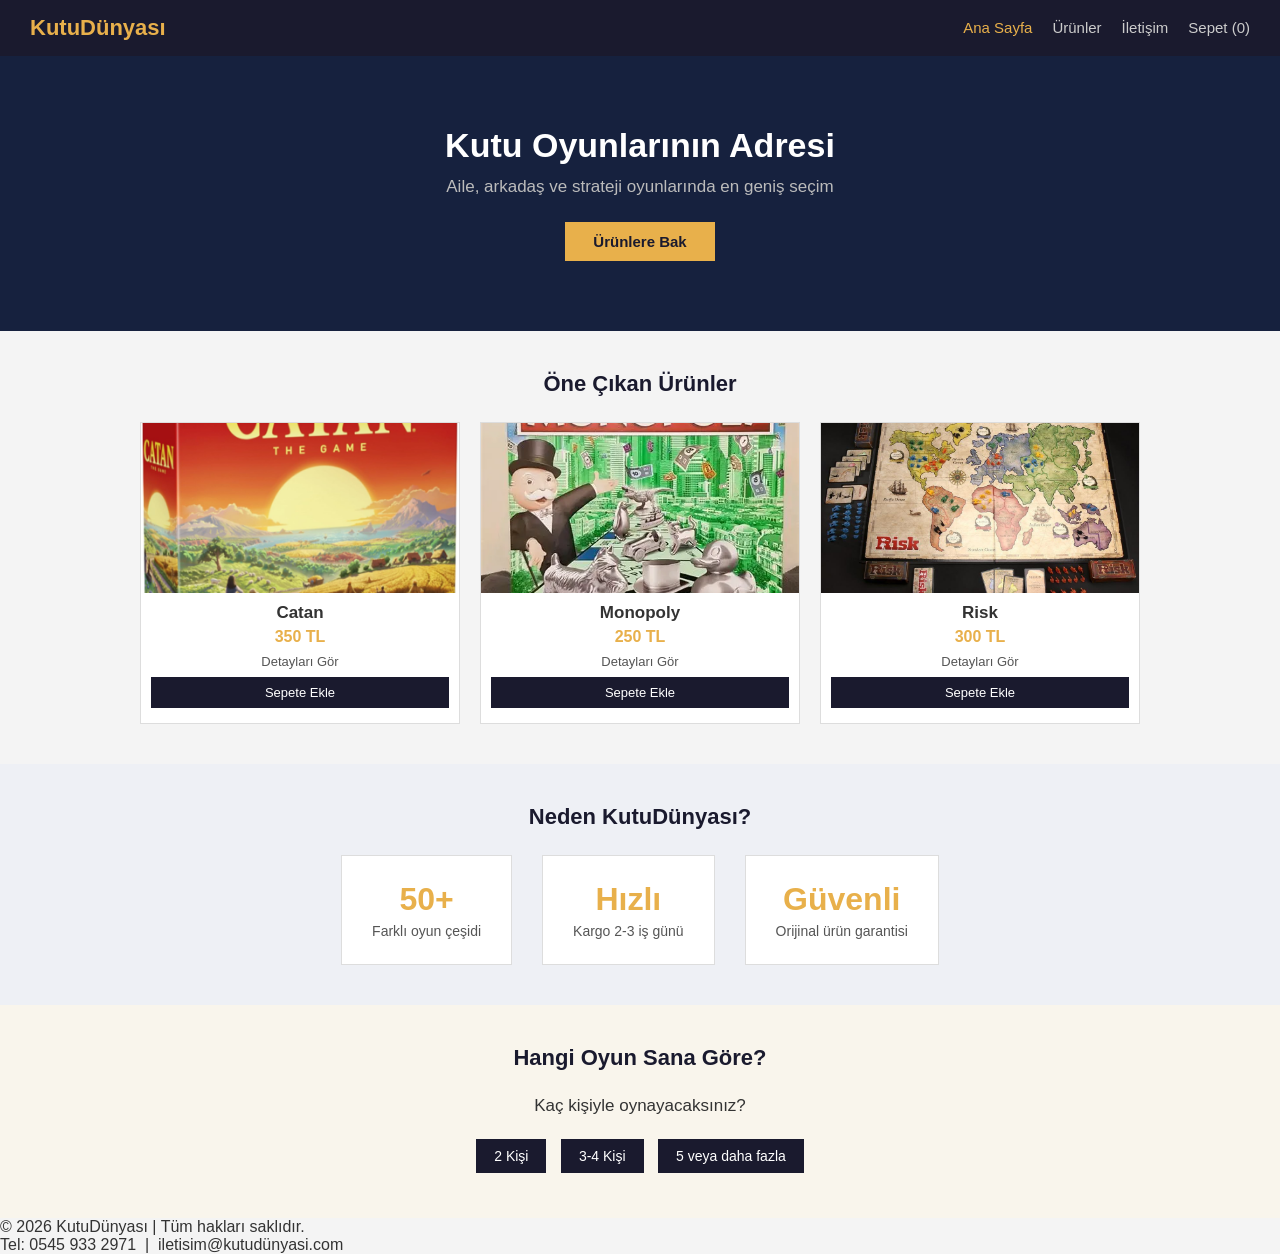
<file: index.html>
<!DOCTYPE html>
<html lang="tr">
<head>
    <meta charset="UTF-8">
    <meta name="viewport" content="width=device-width, initial-scale=1.0">
    <title>KutuDünyası - Kutu Oyunları</title>
    <link rel="stylesheet" href="styles/style.css">
</head>
<body>

    <nav class="navbar">
        <a href="index.html" class="nav-logo">KutuDünyası</a>
        <ul class="nav-links">
            <li><a href="index.html" class="aktif">Ana Sayfa</a></li>
            <li><a href="pages/urunler.html">Ürünler</a></li>
            <li><a href="pages/iletisim.html">İletişim</a></li>
            <li><a href="pages/sepet.html">Sepet (<span id="sepet-sayisi">0</span>)</a></li>
        </ul>
        <button class="hamburger">&#9776;</button>
    </nav>

    <div class="hero">
        <h1>Kutu Oyunlarının Adresi</h1>
        <p>Aile, arkadaş ve strateji oyunlarında en geniş seçim</p>
        <a href="pages/urunler.html" class="btn">Ürünlere Bak</a>
    </div>

    <section>
        <h2>Öne Çıkan Ürünler</h2>
        <div class="urun-grid">
            <div class="urun-kart">
                <img src="images/catan.jpg" alt="Catan">
                <h3>Catan</h3>
                <p class="fiyat">350 TL</p>
                <a href="pages/urun-detay.html" class="detay-link">Detayları Gör</a>
                <button class="sepete-ekle" data-isim="Catan" data-fiyat="350">Sepete Ekle</button>
            </div>
            <div class="urun-kart">
                <img src="images/monopoly.jpg" alt="Monopoly">
                <h3>Monopoly</h3>
                <p class="fiyat">250 TL</p>
                <a href="pages/urunler.html" class="detay-link">Detayları Gör</a>
                <button class="sepete-ekle" data-isim="Monopoly" data-fiyat="250">Sepete Ekle</button>
            </div>
            <div class="urun-kart">
                <img src="images/risk.jpg" alt="Risk">
                <h3>Risk</h3>
                <p class="fiyat">300 TL</p>
                <a href="pages/urunler.html" class="detay-link">Detayları Gör</a>
                <button class="sepete-ekle" data-isim="Risk" data-fiyat="300">Sepete Ekle</button>
            </div>
        </div>
    </section>

    <section class="ozet-bolum">
        <h2>Neden KutuDünyası?</h2>
        <div class="ozet-grid">
            <div class="ozet-kutu">
                <h3>50+</h3>
                <p>Farklı oyun çeşidi</p>
            </div>
            <div class="ozet-kutu">
                <h3>Hızlı</h3>
                <p>Kargo 2-3 iş günü</p>
            </div>
            <div class="ozet-kutu">
                <h3>Güvenli</h3>
                <p>Orijinal ürün garantisi</p>
            </div>
        </div>
    </section>

    <section class="quiz-bolum">
        <h2>Hangi Oyun Sana Göre?</h2>
        <div class="quiz-alani">
            <div id="soru-0" class="soru">
                <p>Kaç kişiyle oynayacaksınız?</p>
                <button class="quiz-btn" data-soru="0" data-cevap="az">2 Kişi</button>
                <button class="quiz-btn" data-soru="0" data-cevap="orta">3-4 Kişi</button>
                <button class="quiz-btn" data-soru="0" data-cevap="fazla">5 veya daha fazla</button>
            </div>
            <div id="soru-1" class="soru gizli">
                <p>Ne kadar süre oynamak istiyorsunuz?</p>
                <button class="quiz-btn" data-soru="1" data-cevap="kisa">30 dakika</button>
                <button class="quiz-btn" data-soru="1" data-cevap="orta">1 saat</button>
                <button class="quiz-btn" data-soru="1" data-cevap="uzun">2 saat veya daha fazla</button>
            </div>
            <div id="soru-2" class="soru gizli">
                <p>Hangi tür oyunları tercih edersiniz?</p>
                <button class="quiz-btn" data-soru="2" data-cevap="strateji">Strateji</button>
                <button class="quiz-btn" data-soru="2" data-cevap="kelime">Kelime</button>
                <button class="quiz-btn" data-soru="2" data-cevap="aile">Aile Eğlencesi</button>
            </div>
            <div id="sonuc" class="gizli">
                <p id="tavsiye-metni"></p>
                <button id="quiz-sifirla">Tekrar Dene</button>
            </div>
        </div>
    </section>

    <footer>
        <p>© 2026 KutuDünyası | Tüm hakları saklıdır.</p>
        <p>Tel: 0545 933 2971 &nbsp;|&nbsp; iletisim@kutudünyasi.com</p>
    </footer>

    <script src="scripts/myscript.js"></script>
</body>
</html>
</file>
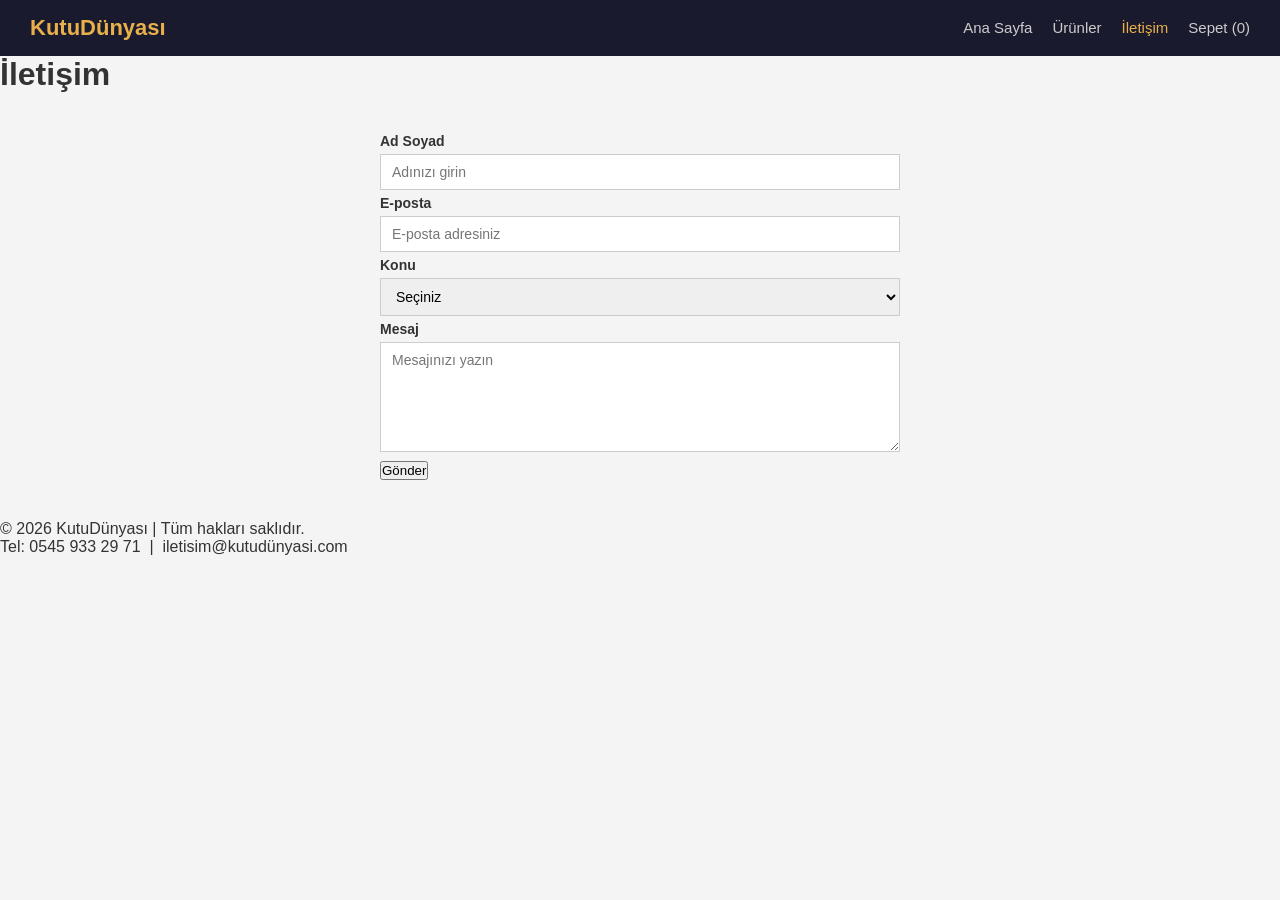
<file: pages/iletisim.html>
<!DOCTYPE html>
<html lang="tr">
<head>
    <meta charset="UTF-8">
    <meta name="viewport" content="width=device-width, initial-scale=1.0">
    <title>İletişim - KutuDünyası</title>
    <link rel="stylesheet" href="../styles/style.css">
</head>
<body>

    <nav class="navbar">
        <a href="../index.html" class="nav-logo">KutuDünyası</a>
        <ul class="nav-links">
            <li><a href="../index.html">Ana Sayfa</a></li>
            <li><a href="urunler.html">Ürünler</a></li>
            <li><a href="iletisim.html" class="aktif">İletişim</a></li>
            <li><a href="sepet.html">Sepet (<span id="sepet-sayisi">0</span>)</a></li>
        </ul>
        <button class="hamburger">&#9776;</button>
    </nav>

    <div class="sayfa-baslik">
        <h1>İletişim</h1>
    </div>

    <section>
        <div class="iletisim-wrapper">
            <form id="iletisim-formu">
                <label for="ad">Ad Soyad</label>
                <input type="text" id="ad" name="ad" placeholder="Adınızı girin">
                <span id="ad-hata" class="hata"></span>

                <label for="email">E-posta</label>
                <input type="email" id="email" name="email" placeholder="E-posta adresiniz">
                <span id="email-hata" class="hata"></span>

                <label for="konu">Konu</label>
                <select id="konu" name="konu">
                    <option value="">Seçiniz</option>
                    <option value="siparis">Sipariş Hakkında</option>
                    <option value="urun">Ürün Bilgisi</option>
                    <option value="diger">Diğer</option>
                </select>

                <label for="mesaj">Mesaj</label>
                <textarea id="mesaj" name="mesaj" placeholder="Mesajınızı yazın"></textarea>
                <span id="mesaj-hata" class="hata"></span>

                <button type="submit">Gönder</button>
            </form>
        </div>
    </section>

    <footer>
        <p>© 2026 KutuDünyası | Tüm hakları saklıdır.</p>
        <p>Tel: 0545 933 29 71 &nbsp;|&nbsp; iletisim@kutudünyasi.com</p>
    </footer>

    <script src="../scripts/myscript.js"></script>
</body>
</html>
</file>
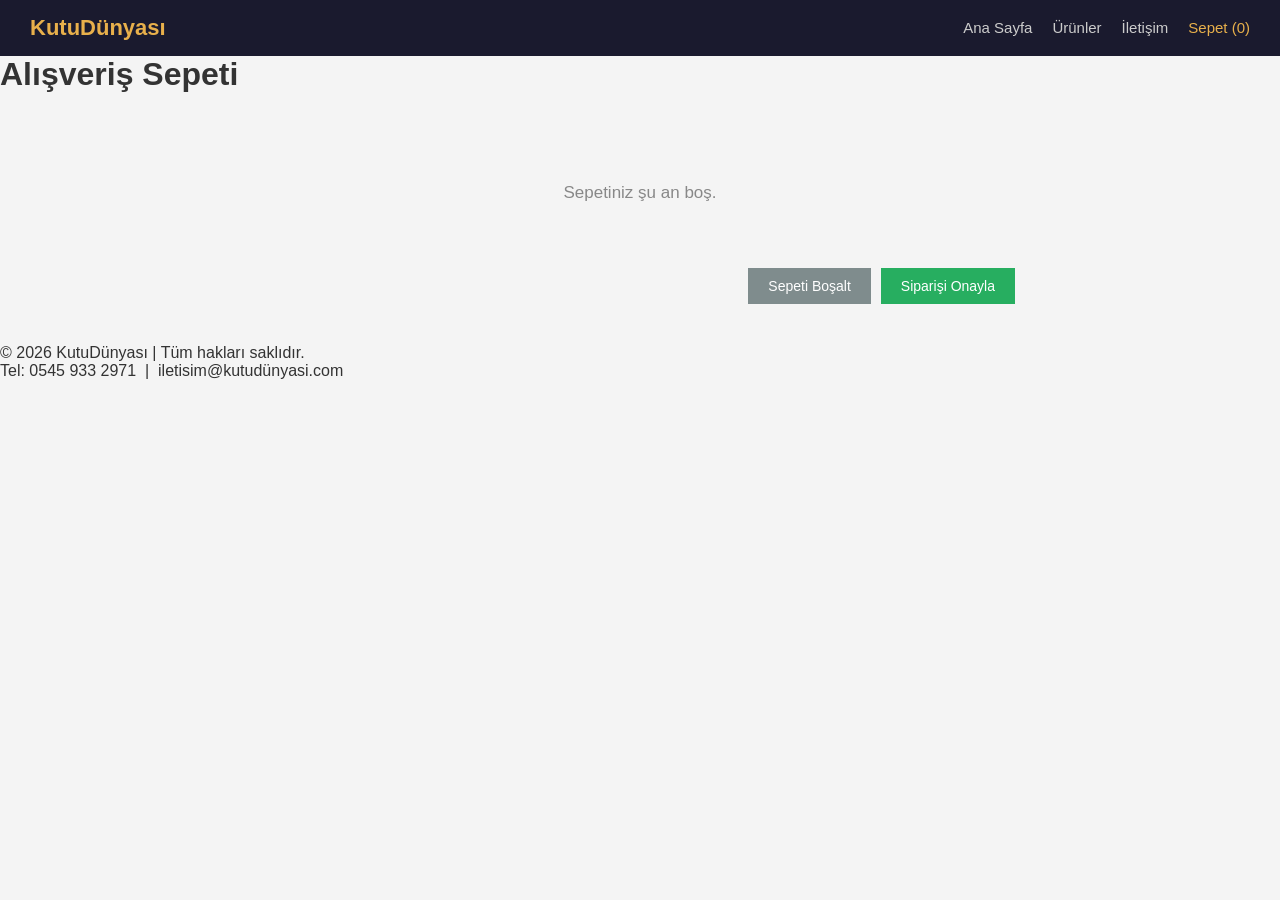
<file: pages/sepet.html>
<!DOCTYPE html>
<html lang="tr">
<head>
    <meta charset="UTF-8">
    <meta name="viewport" content="width=device-width, initial-scale=1.0">
    <title>Sepet - KutuDünyası</title>
    <link rel="stylesheet" href="../styles/style.css">
</head>
<body>

    <nav class="navbar">
        <a href="../index.html" class="nav-logo">KutuDünyası</a>
        <ul class="nav-links">
            <li><a href="../index.html">Ana Sayfa</a></li>
            <li><a href="urunler.html">Ürünler</a></li>
            <li><a href="iletisim.html">İletişim</a></li>
            <li><a href="sepet.html" class="aktif">Sepet (<span id="sepet-sayisi">0</span>)</a></li>
        </ul>
        <button class="hamburger">&#9776;</button>
    </nav>

    <div class="sayfa-baslik">
        <h1>Alışveriş Sepeti</h1>
    </div>

    <section>
        <div class="sepet-alani">
            <div id="sepet-icerik"></div>
            <p id="sepet-toplam" class="sepet-toplam"></p>
            <div class="sepet-butonlar">
                <button id="sepet-temizle">Sepeti Boşalt</button>
                <button id="sepet-onayla">Siparişi Onayla</button>
            </div>
        </div>
    </section>

    <footer>
        <p>© 2026 KutuDünyası | Tüm hakları saklıdır.</p>
        <p>Tel: 0545 933 2971 &nbsp;|&nbsp; iletisim@kutudünyasi.com</p>
    </footer>

    <script src="../scripts/myscript.js"></script>
</body>
</html>
</file>
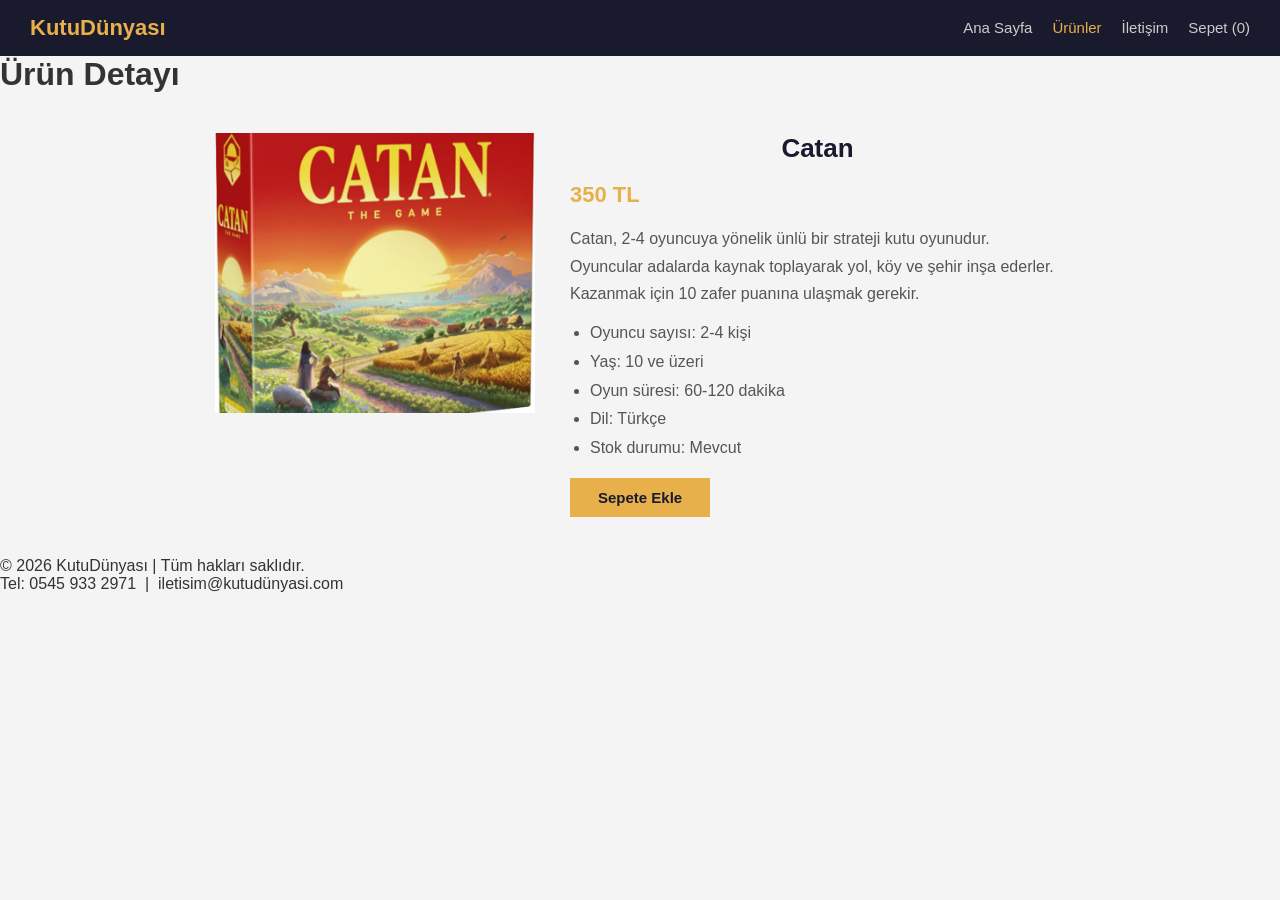
<file: pages/urun-detay.html>
<!DOCTYPE html>
<html lang="tr">
<head>
    <meta charset="UTF-8">
    <meta name="viewport" content="width=device-width, initial-scale=1.0">
    <title>Catan - KutuDünyası</title>
    <link rel="stylesheet" href="../styles/style.css">
</head>
<body>

    <nav class="navbar">
        <a href="../index.html" class="nav-logo">KutuDünyası</a>
        <ul class="nav-links">
            <li><a href="../index.html">Ana Sayfa</a></li>
            <li><a href="urunler.html" class="aktif">Ürünler</a></li>
            <li><a href="iletisim.html">İletişim</a></li>
            <li><a href="sepet.html">Sepet (<span id="sepet-sayisi">0</span>)</a></li>
        </ul>
        <button class="hamburger">&#9776;</button>
    </nav>

    <div class="sayfa-baslik">
        <h1>Ürün Detayı</h1>
    </div>

    <section>
        <div class="urun-detay-alani">
            <img src="../images/catan.jpg" alt="Catan">
            <div class="urun-detay-bilgi">
                <h2>Catan</h2>
                <p class="fiyat">350 TL</p>
                <p>Catan, 2-4 oyuncuya yönelik ünlü bir strateji kutu oyunudur. Oyuncular adalarda kaynak toplayarak yol, köy ve şehir inşa ederler. Kazanmak için 10 zafer puanına ulaşmak gerekir.</p>
                <ul>
                    <li>Oyuncu sayısı: 2-4 kişi</li>
                    <li>Yaş: 10 ve üzeri</li>
                    <li>Oyun süresi: 60-120 dakika</li>
                    <li>Dil: Türkçe</li>
                    <li>Stok durumu: Mevcut</li>
                </ul>
                <button id="detay-ekle" data-isim="Catan" data-fiyat="350" class="btn">Sepete Ekle</button>
            </div>
        </div>
    </section>

    <footer>
        <p>© 2026 KutuDünyası | Tüm hakları saklıdır.</p>
        <p>Tel: 0545 933 2971 &nbsp;|&nbsp; iletisim@kutudünyasi.com</p>
    </footer>

    <script src="../scripts/myscript.js"></script>
</body>
</html>
</file>
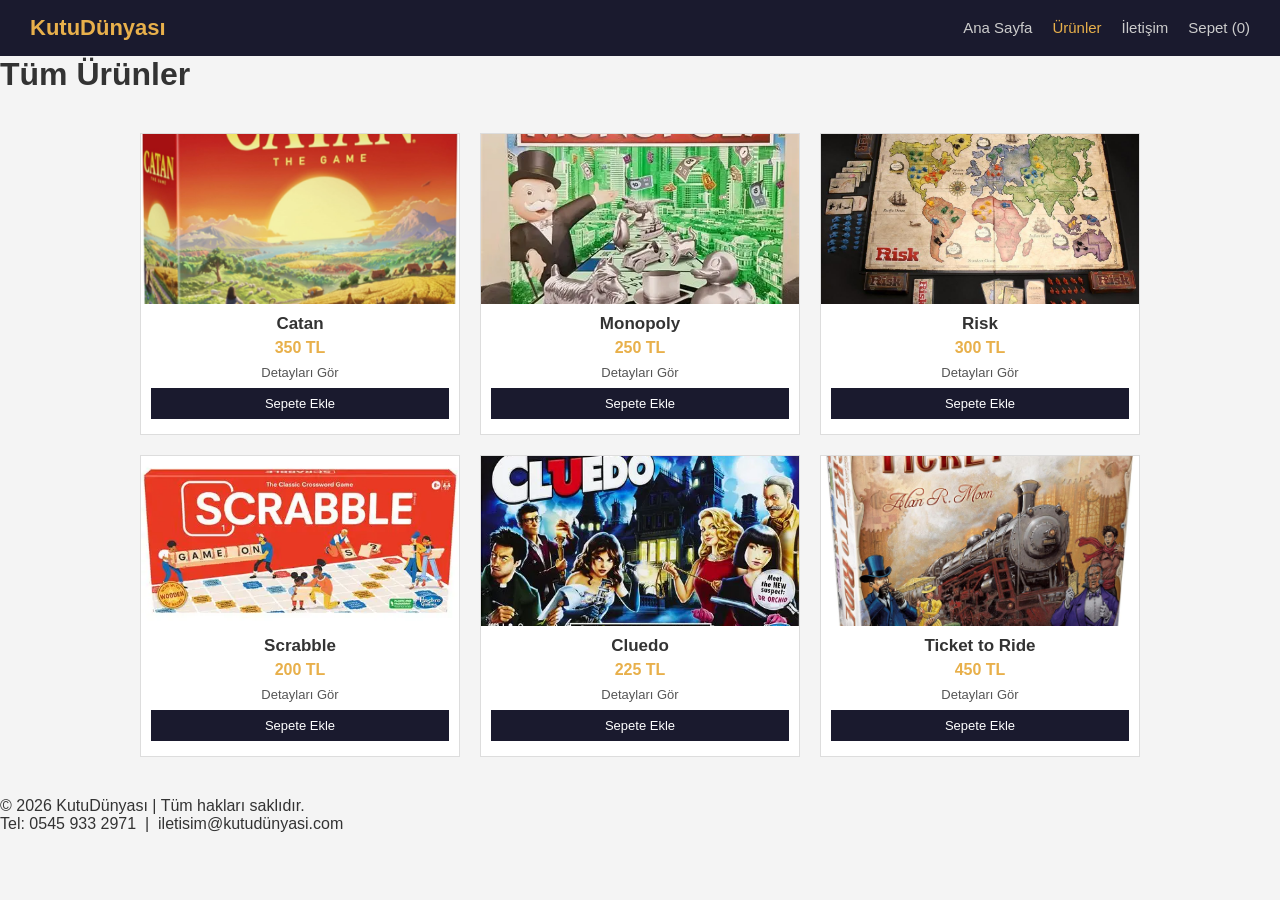
<file: pages/urunler.html>
<!DOCTYPE html>
<html lang="tr">
<head>
    <meta charset="UTF-8">
    <meta name="viewport" content="width=device-width, initial-scale=1.0">
    <title>Ürünler - KutuDünyası</title>
    <link rel="stylesheet" href="../styles/style.css">
</head>
<body>

    <nav class="navbar">
        <a href="../index.html" class="nav-logo">KutuDünyası</a>
        <ul class="nav-links">
            <li><a href="../index.html">Ana Sayfa</a></li>
            <li><a href="urunler.html" class="aktif">Ürünler</a></li>
            <li><a href="iletisim.html">İletişim</a></li>
            <li><a href="sepet.html">Sepet (<span id="sepet-sayisi">0</span>)</a></li>
        </ul>
        <button class="hamburger">&#9776;</button>
    </nav>

    <div class="sayfa-baslik">
        <h1>Tüm Ürünler</h1>
    </div>

    <section>
        <div class="urun-grid">
            <div class="urun-kart">
                <img src="../images/catan.jpg" alt="Catan">
                <h3>Catan</h3>
                <p class="fiyat">350 TL</p>
                <a href="urun-detay.html" class="detay-link">Detayları Gör</a>
                <button class="sepete-ekle" data-isim="Catan" data-fiyat="350">Sepete Ekle</button>
            </div>
            <div class="urun-kart">
                <img src="../images/monopoly.jpg" alt="Monopoly">
                <h3>Monopoly</h3>
                <p class="fiyat">250 TL</p>
                <a href="urunler.html" class="detay-link">Detayları Gör</a>
                <button class="sepete-ekle" data-isim="Monopoly" data-fiyat="250">Sepete Ekle</button>
            </div>
            <div class="urun-kart">
                <img src="../images/risk.jpg" alt="Risk">
                <h3>Risk</h3>
                <p class="fiyat">300 TL</p>
                <a href="urunler.html" class="detay-link">Detayları Gör</a>
                <button class="sepete-ekle" data-isim="Risk" data-fiyat="300">Sepete Ekle</button>
            </div>
            <div class="urun-kart">
                <img src="../images/scrabble.jpg" alt="Scrabble">
                <h3>Scrabble</h3>
                <p class="fiyat">200 TL</p>
                <a href="urunler.html" class="detay-link">Detayları Gör</a>
                <button class="sepete-ekle" data-isim="Scrabble" data-fiyat="200">Sepete Ekle</button>
            </div>
            <div class="urun-kart">
                <img src="../images/cluedo.jpg" alt="Cluedo">
                <h3>Cluedo</h3>
                <p class="fiyat">225 TL</p>
                <a href="urunler.html" class="detay-link">Detayları Gör</a>
                <button class="sepete-ekle" data-isim="Cluedo" data-fiyat="225">Sepete Ekle</button>
            </div>
            <div class="urun-kart">
                <img src="../images/ticket.jpg" alt="Ticket to Ride">
                <h3>Ticket to Ride</h3>
                <p class="fiyat">450 TL</p>
                <a href="urunler.html" class="detay-link">Detayları Gör</a>
                <button class="sepete-ekle" data-isim="Ticket to Ride" data-fiyat="450">Sepete Ekle</button>
            </div>
        </div>
    </section>

    <footer>
        <p>© 2026 KutuDünyası | Tüm hakları saklıdır.</p>
        <p>Tel: 0545 933 2971 &nbsp;|&nbsp; iletisim@kutudünyasi.com</p>
    </footer>

    <script src="../scripts/myscript.js"></script>
</body>
</html>
</file>
<file: styles/style.css>
* {
    margin: 0;
    padding: 0;
    box-sizing: border-box;
}

body {
    font-family: Arial, sans-serif;
    background-color: #f4f4f4;
    color: #333;
}

.navbar {
    background-color: #1a1a2e;
    display: flex;
    justify-content: space-between;
    align-items: center;
    padding: 15px 30px;
    position: sticky;
    top: 0;
    z-index: 99;
}

.nav-logo {
    color: #e8b04b;
    font-size: 22px;
    font-weight: bold;
    text-decoration: none;
}

.nav-links {
    list-style: none;
    display: flex;
    gap: 20px;
}

.nav-links a {
    color: #ccc;
    text-decoration: none;
    font-size: 15px;
    padding: 5px 0;
}

.nav-links a:hover,
.nav-links a.aktif {
    color: #e8b04b;
}

.hamburger {
    display: none;
    color: white;
    font-size: 26px;
    cursor: pointer;
    background: none;
    border: none;
}

.hero {
    background-color: #16213e;
    color: white;
    text-align: center;
    padding: 70px 20px;
}

.hero h1 {
    font-size: 34px;
    margin-bottom: 12px;
}

.hero p {
    font-size: 17px;
    color: #bbb;
    margin-bottom: 25px;
}

.btn {
    background-color: #e8b04b;
    color: #1a1a2e;
    padding: 11px 28px;
    text-decoration: none;
    font-weight: bold;
    font-size: 15px;
    display: inline-block;
    border: none;
    cursor: pointer;
}

.btn:hover {
    background-color: #d4a03a;
}

section {
    padding: 40px 30px;
}

section h2 {
    font-size: 22px;
    margin-bottom: 25px;
    text-align: center;
    color: #1a1a2e;
}

.urun-grid {
    display: grid;
    grid-template-columns: repeat(3, 1fr);
    gap: 20px;
    max-width: 1000px;
    margin: 0 auto;
}

.urun-kart {
    background-color: white;
    border: 1px solid #ddd;
    text-align: center;
    padding-bottom: 15px;
}

.urun-kart img {
    width: 100%;
    height: 170px;
    object-fit: cover;
    display: block;
    background-color: #c8c8c8;
}

.urun-kart h3 {
    margin: 10px 0 5px;
    font-size: 17px;
    padding: 0 10px;
}

.urun-kart .fiyat {
    color: #e8b04b;
    font-size: 16px;
    font-weight: bold;
    margin-bottom: 8px;
}

.urun-kart .detay-link {
    display: block;
    font-size: 13px;
    color: #555;
    text-decoration: none;
    margin-bottom: 8px;
}

.urun-kart .detay-link:hover {
    color: #1a1a2e;
}

.urun-kart button {
    background-color: #1a1a2e;
    color: white;
    border: none;
    padding: 8px 0;
    cursor: pointer;
    font-size: 13px;
    width: calc(100% - 20px);
    margin: 0 10px;
}

.urun-kart button:hover {
    background-color: #e8b04b;
    color: #1a1a2e;
}

.ozet-bolum {
    background-color: #eef0f5;
}

.ozet-grid {
    display: flex;
    justify-content: center;
    gap: 30px;
    flex-wrap: wrap;
    max-width: 800px;
    margin: 0 auto;
}

.ozet-kutu {
    background-color: white;
    border: 1px solid #ddd;
    padding: 25px 30px;
    text-align: center;
    min-width: 160px;
}

.ozet-kutu h3 {
    font-size: 32px;
    color: #e8b04b;
    margin-bottom: 5px;
}

.ozet-kutu p {
    color: #555;
    font-size: 14px;
}

.quiz-bolum {
    background-color: #f9f5ec;
}

.quiz-alani {
    max-width: 500px;
    margin: 0 auto;
    text-align: center;
}

.soru p {
    font-size: 17px;
    margin-bottom: 18px;
    color: #333;
}

.soru button {
    background-color: #1a1a2e;
    color: white;
    border: none;
    padding: 9px 18px;
    margin: 5px;
    cursor: pointer;
    font-size: 14px;
}

.soru button:hover {
    background-color: #e8b04b;
    color: #1a1a2e;
}

.gizli {
    display: none;
}

#sonuc p {
    font-size: 20px;
    font-weight: bold;
    color: #1a1a2e;
    margin-bottom: 15px;
}

#sonuc button {
    background-color: #e8b04b;
    color: #1a1a2e;
    border: none;
    padding: 9px 20px;
    cursor: pointer;
    font-size: 14px;
    font-weight: bold;
}

.urun-detay-alani {
    max-width: 850px;
    margin: 0 auto;
    display: flex;
    gap: 35px;
    align-items: flex-start;
}

.urun-detay-alani img {
    width: 320px;
    height: 280px;
    object-fit: cover;
    background-color: #c8c8c8;
    flex-shrink: 0;
}

.urun-detay-bilgi h2 {
    font-size: 26px;
    margin-bottom: 10px;
}

.urun-detay-bilgi .fiyat {
    font-size: 22px;
    color: #e8b04b;
    font-weight: bold;
    margin: 12px 0;
}

.urun-detay-bilgi p {
    line-height: 1.7;
    margin-bottom: 12px;
    color: #555;
}

.urun-detay-bilgi ul {
    margin: 10px 0 15px 20px;
    color: #555;
    line-height: 1.8;
}

.sepet-alani {
    max-width: 750px;
    margin: 0 auto;
}

.sepet-tablo {
    width: 100%;
    border-collapse: collapse;
    margin-bottom: 20px;
}

.sepet-tablo th,
.sepet-tablo td {
    border: 1px solid #ddd;
    padding: 11px 14px;
    text-align: left;
}

.sepet-tablo th {
    background-color: #1a1a2e;
    color: white;
}

.sepet-tablo tr:nth-child(even) {
    background-color: #f9f9f9;
}

.sil-btn {
    background-color: #c0392b;
    color: white;
    border: none;
    padding: 5px 12px;
    cursor: pointer;
    font-size: 13px;
}

.sil-btn:hover {
    background-color: #a93226;
}

.sepet-toplam {
    text-align: right;
    font-size: 18px;
    font-weight: bold;
    color: #1a1a2e;
    margin-bottom: 15px;
}

.sepet-butonlar {
    display: flex;
    gap: 10px;
    justify-content: flex-end;
}

.sepet-butonlar button {
    padding: 10px 20px;
    border: none;
    cursor: pointer;
    font-size: 14px;
}

#sepet-temizle {
    background-color: #7f8c8d;
    color: white;
}

#sepet-onayla {
    background-color: #27ae60;
    color: white;
}

.sepet-bos {
    text-align: center;
    padding: 50px 20px;
    color: #888;
    font-size: 17px;
}

.iletisim-wrapper {
    max-width: 520px;
    margin: 0 auto;
}

.iletisim-wrapper label {
    display: block;
    font-weight: bold;
    margin-bottom: 5px;
    font-size: 14px;
}

.iletisim-wrapper input,
.iletisim-wrapper select,
.iletisim-wrapper textarea {
    width: 100%;
    padding: 9px 11px;
    border: 1px solid #ccc;
    margin-bottom: 5px;
    font-size: 14px;
    font-family: Arial, sans-serif;
}

.iletisim-wrapper textarea {
    height: 110px;
    resize: vertical;
}
</file>
